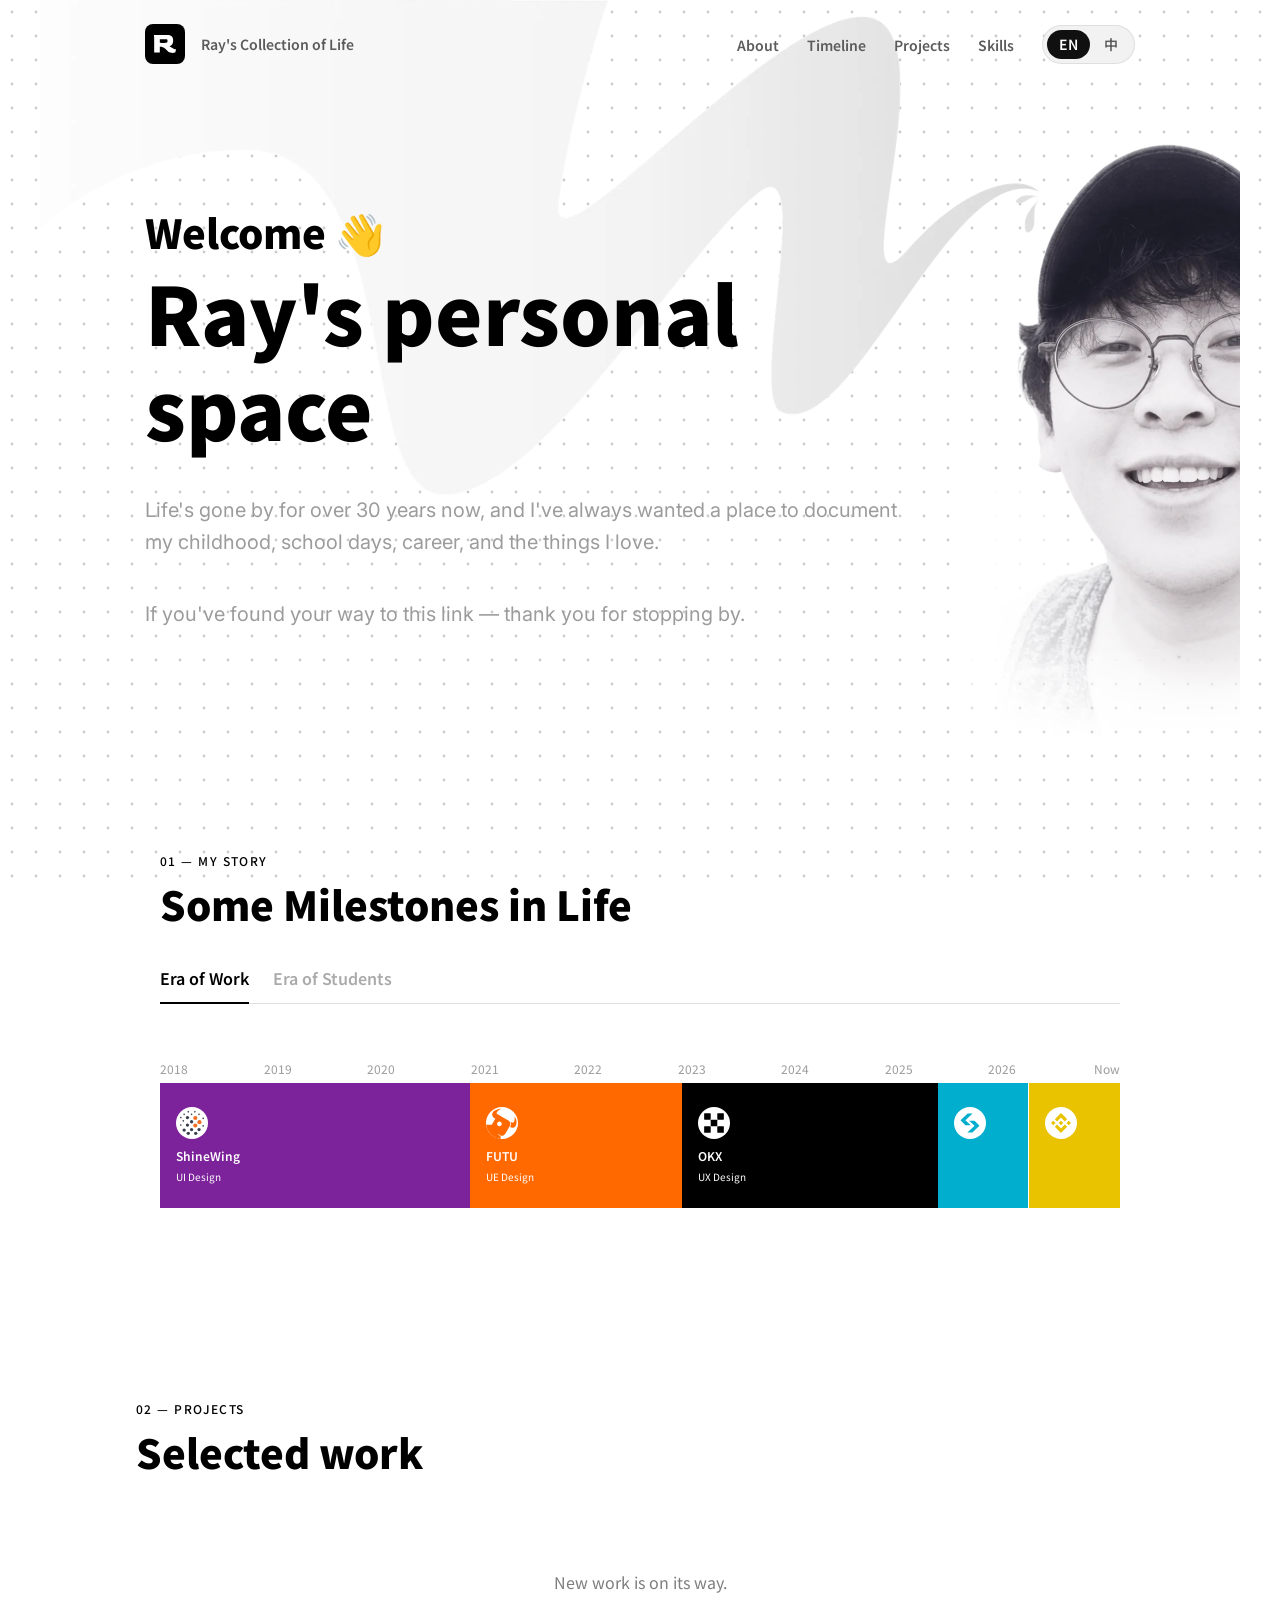
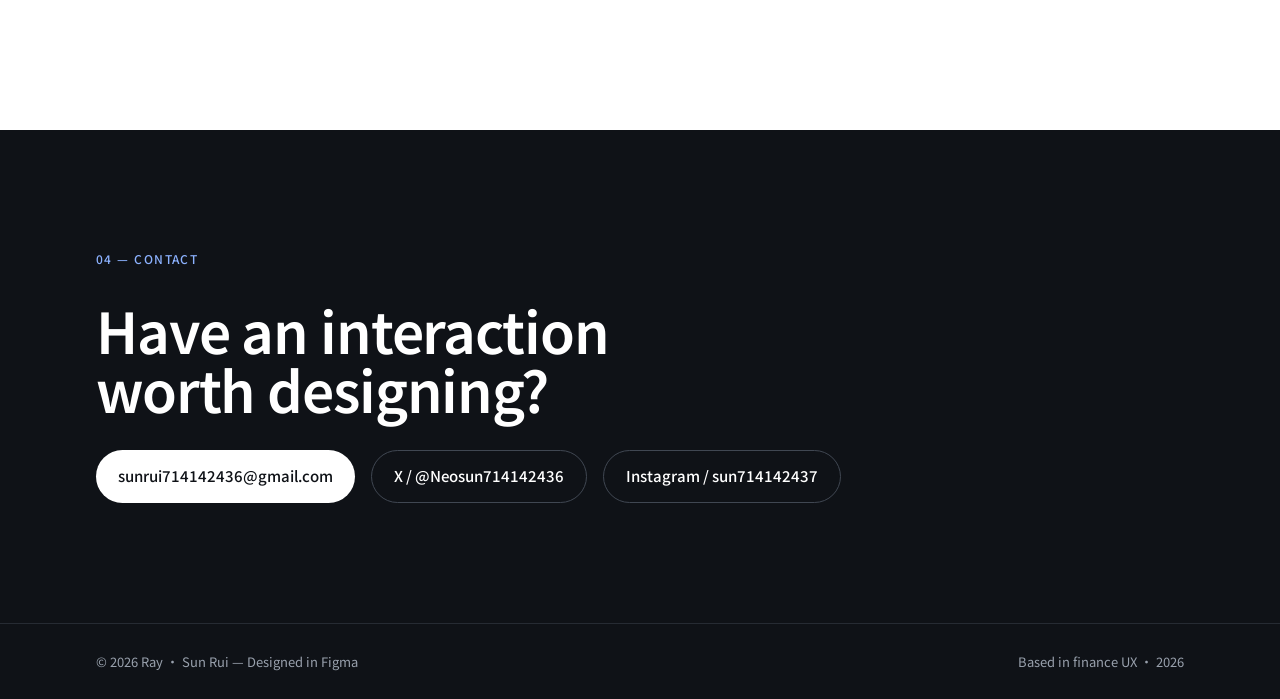
<file: index.html>
<!doctype html>
<html lang="en">
<head>
  <meta charset="utf-8" />
  <meta name="viewport" content="width=device-width,initial-scale=1,viewport-fit=cover" />
  <title>Ray's Collection of Life — Ray · 孙睿</title>
  <meta name="description" content="Ray (孙睿) — a personal space for stories, milestones, and work." />
  <meta property="og:title" content="Ray's Collection of Life" />
  <meta property="og:description" content="Ray's personal space." />
  <meta property="og:type" content="website" />
  <link rel="preconnect" href="https://fonts.googleapis.com">
  <link rel="preconnect" href="https://fonts.gstatic.com" crossorigin>
  <link href="https://fonts.googleapis.com/css2?family=Inter:wght@400;500;600;700&family=Noto+Sans+SC:wght@400;500;600&display=swap" rel="stylesheet">
  <link rel="stylesheet" href="styles.css" />
</head>
<body>
  <!-- NAV -->
  <header class="nav nav--top" aria-label="Primary">
    <a class="brand" href="#top" aria-label="Home">
      <img class="brand-logo" src="ray-logo.svg" alt="" />
      <span class="brand-name" data-i18n="nav.brand">Ray's Collection of Life</span>
    </a>
    <nav class="nav-right">
      <ul class="nav-links">
        <li><a href="#about" data-i18n="nav.about">About</a></li>
        <li><a href="#story" data-i18n="nav.timeline">Timeline</a></li>
        <li><a href="#projects" data-i18n="nav.projects">Projects</a></li>
        <li><a href="#skills" data-i18n="nav.skills">Skills</a></li>
      </ul>
      <div class="lang-toggle" role="group" aria-label="Language">
        <button type="button" class="seg active" data-lang="en" aria-pressed="true">EN</button>
        <button type="button" class="seg" data-lang="zh" aria-pressed="false">中</button>
      </div>
    </nav>
  </header>

  <main id="top">
    <!-- HERO -->
    <section class="hero" id="about" aria-labelledby="hero-title">
      <!-- Brush stroke + portrait are one picture per width range (exported from Figma, fades included) -->
      <picture class="hero-art">
        <source media="(min-width: 1440px)" srcset="hero-bg-1440.webp" />
        <source media="(min-width: 1024px)" srcset="hero-bg-1024.webp" />
        <source media="(min-width: 768px)" srcset="hero-bg-768.webp" />
        <img class="hero-bg" src="hero-bg-375.webp" alt="" aria-hidden="true" decoding="async" fetchpriority="high" />
      </picture>
      <div class="hero-head">
        <p class="hero-welcome"><span>Welcome</span> <span aria-hidden="true">👋</span></p>
        <h1 id="hero-title">Ray's personal space</h1>
      </div>
      <p class="sub" data-i18n="hero.p1">Life's gone by for over 30 years now, and I've always wanted a place to document my childhood, school days, career, and the things I love.</p>
      <p class="sub" data-i18n="hero.p2">If you've found your way to this link — thank you for stopping by.</p>
    </section>

    <!-- MY STORY -->
    <section class="section" id="story">
      <header class="section-head">
        <p class="kicker" data-i18n="story.kicker">01 — MY STORY</p>
        <h2 data-i18n="story.title">Some Milestones in Life</h2>
      </header>

      <!-- Underlined tabs -->
      <div class="story-tabs-line" role="tablist" aria-label="Life period">
        <button type="button" class="tabline active" role="tab" aria-selected="true" data-tab="work" data-i18n="story.tab.work">Era of Work</button>
        <button type="button" class="tabline" role="tab" aria-selected="false" data-tab="school" data-i18n="story.tab.school">Era of Students</button>
      </div>

      <!-- Timeline -->
      <div class="timeline">
        <!-- Year row: 10 fixed labels, positioned by layoutYears() in the script below so they
             slide together with the chip columns instead of being re-created. -->
        <div class="year-row" aria-hidden="true">
          <span class="year">2018</span>
          <span class="year">2019</span>
          <span class="year">2020</span>
          <span class="year">2021</span>
          <span class="year">2022</span>
          <span class="year">2023</span>
          <span class="year">2024</span>
          <span class="year">2025</span>
          <span class="year">2026</span>
          <span class="year" data-i18n="timeline.now">Now</span>
        </div>

        <!-- Chip row: company name on top, role underneath -->
        <div class="chip-row">
          <button type="button" class="chipbar chipbar--shinewing" data-job="shinewing">
            <img class="chipbar-icon" src="xy.svg" alt="" />
            <span class="chipbar-text">
              <span class="chipbar-title" data-i18n="chip.shinewing">ShineWing</span>
              <span class="chipbar-sub" data-i18n="role.ui">UI Design</span>
            </span>
          </button>
          <button type="button" class="chipbar" data-job="futu">
            <img class="chipbar-icon" src="futu-new.svg" alt="" />
            <span class="chipbar-text">
              <span class="chipbar-title" data-i18n="chip.futu">FUTU</span>
              <span class="chipbar-sub" data-i18n="role.ue">UE Design</span>
            </span>
          </button>
          <button type="button" class="chipbar" data-job="okx">
            <img class="chipbar-icon" src="okx-new.svg" alt="" />
            <span class="chipbar-text">
              <span class="chipbar-title" data-i18n="chip.okx">OKX</span>
              <span class="chipbar-sub" data-i18n="role.ux">UX Design</span>
            </span>
          </button>
          <button type="button" class="chipbar" data-job="bitget">
            <img class="chipbar-icon" src="bitget.svg" alt="" />
            <span class="chipbar-text">
              <span class="chipbar-title" data-i18n="chip.bitget">Bitget</span>
              <span class="chipbar-sub" data-i18n="role.ux">UX Design</span>
            </span>
          </button>
          <button type="button" class="chipbar" data-job="binance">
            <img class="chipbar-icon" src="binance-new.svg" alt="" />
            <span class="chipbar-text">
              <span class="chipbar-title" data-i18n="chip.binance">Binance</span>
              <span class="chipbar-sub" data-i18n="role.ux">UX Design</span>
            </span>
          </button>
        </div>
      </div>
    </section>

    <!-- PROJECTS -->
    <section class="section" id="projects">
      <header class="section-head">
        <p class="kicker" data-i18n="projects.kicker">02 — PROJECTS</p>
        <h2 data-i18n="projects.title">Selected work</h2>
      </header>
      <div class="proj-grid">
        <article class="card">
          <div class="media"></div>
          <div class="info">
            <p class="tag" data-i18n="projects.p1.tag">SAAS · 2025.6</p>
            <h3 data-i18n="projects.p1.title">Northwind Analytics</h3>
            <p class="desc" data-i18n="projects.p1.desc">Rebuilt the reporting surface into a fast, keyboard-first workspace used by 40k teams.</p>
            <a href="#" class="link" data-i18n="projects.link">View project</a>
          </div>
        </article>
        <article class="card">
          <div class="media"></div>
          <div class="info">
            <p class="tag" data-i18n="projects.p2.tag">SAAS · 2025.6</p>
            <h3 data-i18n="projects.p2.title">Northwind Analytics</h3>
            <p class="desc" data-i18n="projects.p2.desc">Rebuilt the reporting surface into a fast, keyboard-first workspace used by 40k teams.</p>
            <a href="#" class="link" data-i18n="projects.link">View project</a>
          </div>
        </article>
        <article class="card">
          <div class="media"></div>
          <div class="info">
            <p class="tag" data-i18n="projects.p3.tag">SAAS · 2025.6</p>
            <h3 data-i18n="projects.p3.title">Northwind Analytics</h3>
            <p class="desc" data-i18n="projects.p3.desc">Rebuilt the reporting surface into a fast, keyboard-first workspace used by 40k teams.</p>
            <a href="#" class="link" data-i18n="projects.link">View project</a>
          </div>
        </article>
      </div>
    </section>
  </main>

  <!-- CONTACT -->
  <section class="contact" id="contact">
    <p class="kicker kicker-dark" data-i18n="contact.kicker">04 — CONTACT</p>
    <h2>
      <span data-i18n="contact.title.l1">Have an interaction</span><br/>
      <span data-i18n="contact.title.l2">worth designing?</span>
    </h2>
    <div class="contact-row">
      <a class="btn btn-light" href="mailto:sunrui714142436@gmail.com">sunrui714142436@gmail.com</a>
      <a class="btn btn-ghost" href="https://x.com/Neosun714142436" target="_blank" rel="noopener">X / @Neosun714142436</a>
      <a class="btn btn-ghost" href="https://instagram.com/sun714142437" target="_blank" rel="noopener">Instagram / sun714142437</a>
    </div>
  </section>

  <footer class="footer">
    <p data-i18n="footer.left">© 2026 Ray · Sun Rui — Designed in Figma</p>
    <p data-i18n="footer.right">Based in finance UX · 2026</p>
  </footer>

  <script src="i18n.js"></script>
  <script src="supabase-config.js"></script>
  <script src="cards.js" defer></script>
  <script src="projects.js" defer></script>
  <script src="cursor.js" defer></script>
  <script>
    const timeline = document.querySelector('.timeline');
    const chipRow = timeline.querySelector('.chip-row');
    const yearRow = timeline.querySelector('.year-row');
    const yearEls = [...yearRow.querySelectorAll('.year')];
    const chips = [...chipRow.querySelectorAll('.chipbar')];
    const JOB_ORDER = chips.map(c => c.dataset.job);

    // Index (into the 10 year labels) of the first/last year of each job (per Figma)
    const JOB_YEARS = {
      shinewing: [0, 3],  // 2018 – 2021
      futu:      [3, 5],  // 2021 – 2023
      okx:       [5, 7],  // 2023 – 2025
      bitget:    [8, 8],  // 2026   (no Figma state yet, extrapolated)
      binance:   [7, 9]   // 2025 – Now
    };

    // Column edges (0..1) for the target state, mirroring the fr lists in the CSS
    function columnEdges(job) {
      const cs = getComputedStyle(timeline);
      const frOn = parseFloat(cs.getPropertyValue('--fr-on')) || 7.3;
      const frs = job
        ? JOB_ORDER.map(j => j === job ? frOn : 1)
        : cs.getPropertyValue('--cols-default').trim().split(/\s+/).map(parseFloat);
      const total = frs.reduce((a, b) => a + b, 0);
      let acc = 0;
      return [0, ...frs.map(f => (acc += f) / total)];
    }

    // The 10 labels are fixed elements; only left/transform/colour change, and those
    // transition with the same duration + easing as the chip columns, so they slide along.
    //   active job -> its own years in black, spread over its column
    //   the rest   -> light grey, packed over the collapsed chips on either side
    //   no job     -> all years over the full width
    function layoutYears(job) {
      const edges = columnEdges(job);
      const place = (from, to, colFrom, colTo, state, pad) => {
        const n = to - from + 1;
        for (let i = 0; i < n; i++) {
          const t = n > 1 ? i / (n - 1) : 0;
          const x = (edges[colFrom] + t * (edges[colTo] - edges[colFrom])) * 100;
          const el = yearEls[from + i];
          el.style.left = `calc(${x}% + ${pad * (1 - 2 * t)}px)`;
          el.style.transform = `translateX(${-t * 100}%)`;
          el.dataset.state = state;
        }
      };
      if (!job) return place(0, yearEls.length - 1, 0, JOB_ORDER.length, 'all', 0);
      const col = JOB_ORDER.indexOf(job);
      const [first, last] = JOB_YEARS[job];
      if (first > 0) place(0, first - 1, 0, col, 'side', 12);
      place(first, last, col, col + 1, 'on', 0);
      if (last < yearEls.length - 1) place(last + 1, yearEls.length - 1, col + 1, JOB_ORDER.length, 'side', 12);
    }

    let shown = null;   // job currently expanded (hover / focus / tap), null = default
    let pinned = null;  // job selected by tap on touch devices
    function show(job) {
      shown = job;
      if (job) timeline.dataset.active = job; else delete timeline.dataset.active;
      chips.forEach(c => c.classList.toggle('is-active', c.dataset.job === job));
      layoutYears(job);
      const edges = columnEdges(job);
      chipRow.style.gridTemplateColumns = edges.slice(1).map((e, i) => ((e - edges[i]) * 100).toFixed(4) + '%').join(' ');
    }

    // exposed for i18n.applyLang to re-render after a language change
    window.refreshDetail = function() { show(shown); };
    window.addEventListener('resize', () => layoutYears(shown));

    chips.forEach(chip => {
      const job = chip.dataset.job;
      chip.addEventListener('mouseenter', () => show(job));
      chip.addEventListener('focus', () => show(job));
      chip.addEventListener('blur', () => show(pinned));
      // Touch: tap toggles selection (hover devices expand on mouseenter instead)
      chip.addEventListener('click', () => {
        if (window.matchMedia('(hover: hover)').matches) return;
        pinned = pinned === job ? null : job;
        show(pinned);
      });
    });
    chipRow.addEventListener('mouseleave', () => show(pinned));

    // Underlined tab visual only (no content swap yet)
    document.querySelectorAll('.story-tabs-line .tabline').forEach(tab => {
      tab.addEventListener('click', () => {
        document.querySelectorAll('.story-tabs-line .tabline').forEach(t => {
          t.classList.remove('active');
          t.setAttribute('aria-selected', 'false');
        });
        tab.classList.add('active');
        tab.setAttribute('aria-selected', 'true');
      });
    });

    // Nav: transparent at the very top (as in Figma), frosted glass once the page has scrolled
    (function () {
      const nav = document.querySelector('.nav--top');
      if (!nav) return;
      let ticking = false;
      const update = () => { ticking = false; nav.classList.toggle('is-scrolled', window.scrollY > 8); };
      window.addEventListener('scroll', () => { if (!ticking) { ticking = true; requestAnimationFrame(update); } }, { passive: true });
      update();
    })();

    // Language toggle handlers
    document.querySelectorAll('.lang-toggle .seg').forEach(btn => {
      btn.addEventListener('click', () => {
        window.__i18n.applyLang(btn.dataset.lang);
      });
    });

    // Apply initial language (saved or browser default)
    window.__i18n.applyLang(window.__i18n.currentLang());
  </script>
</body>
</html>
</file>
<file: styles.css>
/* -------- Fonts: SF Pro for Latin, Noto Sans SC for CJK -------- */
/* Latin: use system SF Pro (installed on Mac/iOS); fall back to modern sans elsewhere. */
@font-face {
  font-family: 'RaySans';
  src: local('SF Pro Text'), local('SFProText-Regular'), local('.SFNSText'),
       local('-apple-system'), local('BlinkMacSystemFont'),
       local('Segoe UI'), local('Roboto'), local('Helvetica Neue'), local('Arial');
  font-weight: 400;
  font-style: normal;
  font-display: swap;
  /* Basic Latin + Latin-1 + General Punctuation + Currency + Number Forms */
  unicode-range: U+0000-007F, U+0080-00FF, U+2000-206F, U+20A0-20CF, U+2100-214F, U+2190-21FF;
}
@font-face {
  font-family: 'RaySans';
  src: local('SF Pro Text Medium'), local('SFProText-Medium'), local('.SFNSText-Medium'),
       local('Segoe UI Semibold'), local('Roboto Medium');
  font-weight: 500;
  font-style: normal;
  font-display: swap;
  unicode-range: U+0000-007F, U+0080-00FF, U+2000-206F, U+20A0-20CF, U+2100-214F, U+2190-21FF;
}
@font-face {
  font-family: 'RaySans';
  src: local('SF Pro Display Semibold'), local('SFProDisplay-Semibold'), local('SF Pro Text Semibold'), local('SFProText-Semibold'),
       local('Segoe UI Semibold'), local('Roboto Medium');
  font-weight: 590;
  font-style: normal;
  font-display: swap;
  unicode-range: U+0000-007F, U+0080-00FF, U+2000-206F, U+20A0-20CF, U+2100-214F, U+2190-21FF;
}
@font-face {
  font-family: 'RaySans';
  src: local('SF Pro Display Bold'), local('SFProDisplay-Bold'), local('SF Pro Text Bold'), local('SFProText-Bold'),
       local('Segoe UI Bold'), local('Roboto Bold');
  font-weight: 700;
  font-style: normal;
  font-display: swap;
  unicode-range: U+0000-007F, U+0080-00FF, U+2000-206F, U+20A0-20CF, U+2100-214F, U+2190-21FF;
}
@font-face {
  font-family: 'RaySans';
  src: local('SF Pro Display Black'), local('SFProDisplay-Black'), local('SF Pro Display Heavy'), local('SFProDisplay-Heavy');
  font-weight: 900;
  font-style: normal;
  font-display: swap;
  unicode-range: U+0000-007F, U+0080-00FF, U+2000-206F, U+20A0-20CF, U+2100-214F, U+2190-21FF;
}
/* CJK: Noto Sans SC, loaded from Google Fonts (already <link>ed in index.html) */
@font-face {
  font-family: 'RaySans';
  src: local('Noto Sans SC Regular'), local('NotoSansSC-Regular'),
       local('PingFang SC Regular'), local('.PingFangSC-Regular'),
       local('Microsoft YaHei'), local('Source Han Sans SC');
  font-weight: 400;
  font-style: normal;
  font-display: swap;
  unicode-range: U+3000-9FFF, U+FF00-FFEF;
}
@font-face {
  font-family: 'RaySans';
  src: local('Noto Sans SC Medium'), local('NotoSansSC-Medium'),
       local('PingFang SC Medium'), local('Microsoft YaHei');
  font-weight: 500;
  font-style: normal;
  font-display: swap;
  unicode-range: U+3000-9FFF, U+FF00-FFEF;
}
@font-face {
  font-family: 'RaySans';
  src: local('Noto Sans SC SemiBold'), local('NotoSansSC-SemiBold'),
       local('PingFang SC Semibold'), local('Microsoft YaHei Bold');
  font-weight: 590;
  font-style: normal;
  font-display: swap;
  unicode-range: U+3000-9FFF, U+FF00-FFEF;
}
@font-face {
  font-family: 'RaySans';
  src: local('Noto Sans SC Bold'), local('NotoSansSC-Bold'),
       local('PingFang SC Semibold'), local('Microsoft YaHei Bold');
  font-weight: 700;
  font-style: normal;
  font-display: swap;
  unicode-range: U+3000-9FFF, U+FF00-FFEF;
}
@font-face {
  font-family: 'RaySans';
  src: local('Noto Sans SC Black'), local('NotoSansSC-Black'),
       local('PingFang SC Heavy'), local('Microsoft YaHei Bold');
  font-weight: 900;
  font-style: normal;
  font-display: swap;
  unicode-range: U+3000-9FFF, U+FF00-FFEF;
}

/* -------- Tokens (updated to match new Figma) -------- */
:root {
  /* Hero + nav follow four Figma frames (375 / 768 / 1024 / 1440) and scale smoothly between them.
     --s1..--s3 are how far the viewport has travelled along each leg (0 .. leg length). */
  --s1: clamp(0px, calc(100vw - 375px), 393px);
  --s2: clamp(0px, calc(100vw - 768px), 256px);
  --s3: clamp(0px, calc(100vw - 1024px), 416px);
  --head-inset: calc(16px + var(--s2) * 0.25000 + var(--s3) * 0.09615);      /* nav + hero side padding: 16 / 16 / 80 / 120 */
  --inset: 120px;        /* nav, hero and "My Story" start here in Figma; projects, contact and footer stay on --gutter (96px) */
  --ink: #000000;
  --ink-2: #5b5b5b;      /* secondary text */
  --ink-3: #7d7d7d;      /* tertiary text */
  --ink-4: #aaaaaa;      /* inactive tab */
  --ink-mute: #bdbdbd;   /* year pill outline */
  --border: #e0e0e0;
  --border-soft: rgba(0,0,0,0.08);
  --bg: #ffffff;
  --bg-soft: #f2f2f2;
  --accent: #bffc01;     /* new signature green */
  --link: #3342e5;       /* project link blue */
  --ink-dark-bg: #0f1217;
  --gutter: 96px;
  --safe-l: env(safe-area-inset-left, 0px);   /* notch / rounded corners in landscape */
  --safe-r: env(safe-area-inset-right, 0px);
  --safe-b: env(safe-area-inset-bottom, 0px);
  --max: 1200px;
}

* { box-sizing: border-box; }
html { scroll-behavior: smooth; -webkit-text-size-adjust: 100%; text-size-adjust: 100%; }
body {
  margin: 0;
  font-family: 'RaySans', -apple-system, BlinkMacSystemFont, 'Segoe UI', Roboto, 'Noto Sans SC', sans-serif;
  color: var(--ink);
  background: var(--bg);
  -webkit-font-smoothing: antialiased;
  line-height: 1.5;
}
a { color: inherit; text-decoration: none; }
h1, h2, h3, h4, p { margin: 0; }
ol, ul { margin: 0; padding: 0; list-style: none; }
button { font: inherit; }

/* -------- Nav -------- */
.nav {
  display: flex;
  align-items: center;
  justify-content: space-between;
  gap: 32px;
  padding: 24px max(var(--head-inset), var(--safe-r)) 24px max(var(--head-inset), var(--safe-l));   /* Figma: 120 / 80 / 16 / 16 */
  max-width: var(--max);
  margin: 0 auto;
  position: sticky; top: 0;
  background: rgba(255,255,255,.85);
  backdrop-filter: saturate(180%) blur(12px);
  -webkit-backdrop-filter: saturate(180%) blur(12px);
  z-index: 10;
  box-sizing: border-box; min-height: 88px;
}
/* Public page: the nav is see-through over the brush stroke at the top, and turns frosted once you scroll */
.nav--top {
  background: transparent;
  backdrop-filter: none;
  -webkit-backdrop-filter: none;
  transition: background-color .2s cubic-bezier(0, 0, .58, 1), backdrop-filter .2s cubic-bezier(0, 0, .58, 1), -webkit-backdrop-filter .2s cubic-bezier(0, 0, .58, 1);
}
.nav--top.is-scrolled {
  background: rgba(255,255,255,.85);
  backdrop-filter: saturate(180%) blur(12px);
  -webkit-backdrop-filter: saturate(180%) blur(12px);
}
.brand { display: inline-flex; align-items: center; gap: 16px; }
.brand-logo { width: 40px; height: 40px; }
.brand-name {
  font-size: 14px; font-weight: 590; letter-spacing: 0;
  color: var(--ink-2);
}
/* Figma sets the nav text with line-height: normal (17px for 14px type); the page default is 1.5.
   That makes the bar 88px tall and the toggle / Contact pills 39px / 37px, as designed. */
.nav, .nav * { line-height: normal; }
.nav button { line-height: 17px; }          /* 14px type in Figma = 17px line: segment 29px, toggle 39px */
.nav .cta { line-height: 17px; }               /* Contact pill = 17 + 2*10 = 37px */
.nav-right { display: flex; align-items: center; gap: 28px; }
.nav-links { display: flex; gap: 28px; }
.nav-links a {
  font-size: 14px; font-weight: 590;
  color: var(--ink-2);
}
.nav-links a:hover { color: var(--ink); }

.lang-toggle {
  display: inline-flex;
  padding: 4px;
  background: var(--bg-soft);
  border: 1px solid var(--border-soft);
  border-radius: 999px;
  gap: 2px;
}
.lang-toggle .seg {
  border: 0;
  background: transparent;
  padding: 6px 12px;
  border-radius: 999px;
  font-size: 14px; font-weight: 590;
  color: var(--ink-2);
  cursor: pointer;
  transition: background .15s, color .15s;
}
.lang-toggle .seg.active {
  background: #101010;
  color: #fff;
}

.cta {
  padding: 10px 16px;
  background: #101010;
  color: #fff !important;
  border-radius: 999px;
  font-size: 14px; font-weight: 590;
  transition: transform .15s;
}
.cta:hover { transform: translateY(-1px); }

/* -------- Hero --------
   Four Figma frames (375 / 768 / 1024 / 1440); every number below is interpolated between them with --s1..--s3.
   The portrait is the same picture at every size (it already carries its own fades); the brush stroke has
   its own artwork for the phone and tablet frames. */
.hero {
  position: relative;
  z-index: 0;
  max-width: var(--max);
  margin: 0 auto;
  padding: calc(48px + var(--s2) * 0.28125) max(var(--head-inset), var(--safe-r)) calc(48px + var(--s2) * 0.28125 + var(--s3) * 0.02404) max(var(--head-inset), var(--safe-l));
  display: flex;
  flex-direction: column;
  gap: calc(32px + var(--s2) * 0.03125);
  isolation: isolate;          /* keeps the artwork behind the text without touching other sections */
}
.hero > * { position: relative; z-index: 1; }
.hero-head, .hero .sub { width: calc(239px + var(--s1) * 0.52672 + var(--s2) * 0.87891 + var(--s3) * 0.43269); max-width: 100%; }

/* Artwork: ONE picture per width range, exported from Figma (brush stroke + portrait + its fades, transparent).
   >=1440 / 1024-1439 / 768-1023 / <768 use the 1440 / 1024 / 768 / 375 frame. Each image sits where it sits in
   its frame, and slides right as the window grows inside its range so the portrait never runs under the text
   (--s1..--s3 are the same ramps the text uses).
   The layer starts at the very top of the page (behind the transparent nav) and clips itself. */
.hero > .hero-art {
  display: block;
  position: absolute; z-index: 0; pointer-events: none; user-select: none;
  left: 0; right: 0; bottom: 0; top: -88px;
  overflow: hidden;
  /* whenever the hero is shorter than the picture, the portrait still melts into the page instead of a hard cut */
  -webkit-mask-image: linear-gradient(to bottom, #000 calc(100% - 110px), transparent 100%);
          mask-image: linear-gradient(to bottom, #000 calc(100% - 110px), transparent 100%);
}
.hero-art .hero-bg { position: absolute; max-width: none; height: auto; display: block; }
/* 375 frame (default, <768):   x -57, y -6,    1082/2 = 541 wide   */
.hero-art .hero-bg { width: 541px; left: calc(-57px + var(--s1) * 0.694); top: -6px; }
/* 768 frame:                   x -107, y 0,    861 wide            */
@media (min-width: 768px)  { .hero-art .hero-bg { width: 861px;  left: calc(-107px + var(--s2) * 0.961); top: 0; } }
/* 1024 frame:                  x -314, y -2.8, 1533 wide           */
@media (min-width: 1024px) { .hero-art .hero-bg { width: 1533px; left: calc(-314px + var(--s3) * 0.5305); top: -2.8px; } }
/* 1440 frame:                  x -118, y -2.8, 1496.5 wide         */
@media (min-width: 1440px) { .hero-art .hero-bg { width: 1496.5px; left: -118px; top: -2.8px; } }

.hero-head { display: flex; flex-direction: column; gap: 8px; }
.hero-welcome {
  font-size: calc(24px + var(--s2) * 0.06250); font-weight: 900;
  line-height: 1.2;            /* Figma: auto */
  color: var(--ink);
}
.hero h1 {
  font-size: calc(32px + var(--s1) * 0.02036 + var(--s2) * 0.15625); font-weight: 900;
  color: var(--ink);
  line-height: 1.1875;         /* Figma: auto (95px at 80px) */
  letter-spacing: 0;
}
.sub {
  font-family: 'Inter', 'RaySans', -apple-system, 'Noto Sans SC', sans-serif;   /* Figma: Inter Regular */
  font-size: calc(12px + var(--s2) * 0.03125);
  line-height: calc(20px + var(--s2) * 0.04688);
  font-weight: 400;
  color: #9c9c9c;              /* Figma: text/6 */
}

/* -------- Section shell -------- */
.section {
  position: relative;
  z-index: 0;
  max-width: var(--max);
  margin: 0 auto;
  padding: 96px var(--gutter);
  display: flex;
  flex-direction: column;
  gap: 56px;
}
#story { padding-left: var(--inset); padding-right: var(--inset); }
.section-head { display: flex; flex-direction: column; gap: 12px; }
.kicker {
  font-size: 12px; font-weight: 500;
  letter-spacing: 0.12em;
  color: var(--ink);
  text-transform: uppercase;
}
.section-head h2 {
  font-size: 40px; font-weight: 900;
  line-height: 1.1;
}
.head-row {
  display: flex; align-items: center; justify-content: space-between;
  gap: 16px; flex-wrap: wrap;
}
.section-lead {
  font-size: 20px; color: var(--ink-3);
  line-height: 1.55;
  max-width: 100%;
}

/* -------- Underlined tabs -------- */
.story-tabs-line {
  display: flex;
  gap: 24px;
  align-items: flex-start;
  border-bottom: 1px solid var(--border);
  padding-bottom: 12px;
  position: relative;
  margin-top: -16px; /* pull closer to title above */
}
.story-tabs-line .tabline {
  border: 0;
  background: transparent;
  padding: 0 0 12px 0;
  margin-bottom: -13px; /* overlap the border-bottom by 1px */
  font-size: 16px; font-weight: 590;
  color: var(--ink-4);
  cursor: pointer;
  border-bottom: 2px solid transparent;
  transition: color .15s, border-color .15s;
}
.story-tabs-line .tabline.active {
  color: var(--ink);
  border-bottom-color: var(--ink);
}

/* -------- Timeline -------- */
.timeline {
  display: flex; flex-direction: column; gap: 8px;
  width: 100%;
}

/* Default: every job is a colored block, widths proportional to time span.
   Active (hover / focus / tap): that job takes the free space, the others collapse to grey.
   The tracks are written by JS as percentages that always add up to 100%: interpolating
   percentages moves the chip edges at constant speed (fr values do not), so the chips and
   the year labels stay in sync. --cols-default / --fr-on are the inputs, tuned per breakpoint
   so a collapsed chip always fits its 32px logo. */
.timeline {
  --dur: .18s;                           /* hover animation length (Figma prototype: .3s) */
  --ease: cubic-bezier(0, 0, .58, 1);    /* Figma 'Ease out' */
  --cols-default: 319fr 218fr 264fr 93fr 94fr;
  --fr-on: 7.3fr;
}
.chip-row {
  display: grid;
  grid-template-columns: var(--cols-default);
  width: 100%;
  transition: grid-template-columns var(--dur) var(--ease);
}

/* Year axis: 10 fixed labels, positioned from JS (layoutYears) and animated with the chips */
.year-row { position: relative; height: 15px; font-size: 12px; line-height: normal; color: #9c9c9c; }
.year {
  position: absolute; top: 0; left: 0;
  white-space: nowrap;
  /* position/transform follow the chip columns; colour & weight switch at the same pace */
  transition: left var(--dur) var(--ease), transform var(--dur) var(--ease), color var(--dur) var(--ease), opacity var(--dur) var(--ease);
}
.year[data-state="side"] { color: #dbdbdb; }
.year[data-state="on"]   { color: var(--ink); font-weight: 590; }

.chipbar {
  --chip-bg: var(--bg-soft);
  --chip-fg: #000;
  position: relative;
  border: 0;
  padding: 24px 16px;
  cursor: pointer;
  font: inherit;
  background: var(--chip-bg);
  color: var(--chip-fg);
  display: flex; flex-direction: column; align-items: flex-start; justify-content: center; gap: 8px;
  transition: background var(--dur) var(--ease), color var(--dur) var(--ease);
  min-width: 0;
  text-align: left;
  overflow: hidden;
  container-type: inline-size;
  container-name: chipbar;
}
/* Per-brand colors (match Figma) */
.chipbar[data-job="shinewing"] { --chip-bg: #7c229b; --chip-fg: #fff; }
.chipbar[data-job="futu"]      { --chip-bg: #ff6900; --chip-fg: #fff; }
.chipbar[data-job="okx"]       { --chip-bg: #000000; --chip-fg: #fff; }
.chipbar[data-job="bitget"]    { --chip-bg: #01aece; --chip-fg: #fff; }
.chipbar[data-job="binance"]   { --chip-bg: #e9c200; --chip-fg: #fff; }

/* While a job is active, every other chip turns into a neutral grey block */
.timeline[data-active] .chipbar:not(.is-active) {
  --chip-bg: var(--bg-soft);
  --chip-fg: #000;
}
/* Hairline between two neighbouring collapsed chips (not next to the active one) */
.timeline[data-active] .chipbar:not(.is-active) + .chipbar:not(.is-active)::before {
  content: '';
  position: absolute; left: 0; top: 24px; bottom: 24px;
  width: 1px; background: var(--border);
}

/* Chip too narrow for its label: fade the text out instead of letting it truncate or
   re-align. The icon and the text keep their position, so nothing shifts while the chip resizes. */
.chipbar-text { transition: opacity var(--dur) var(--ease); }
@container chipbar (max-width: 63px) {
  .chipbar-text { opacity: 0; }
}

.chipbar-icon {
  width: 32px; height: 32px;
  flex-shrink: 0;
  object-fit: contain;
  /* icons already have their own colored background */
}
.chipbar-text {
  display: flex; flex-direction: column; gap: 4px;
  min-width: 0; width: 100%;
  overflow: hidden;
}
.chipbar-title {
  font-size: 12px; font-weight: 590;
  color: var(--chip-fg);
  white-space: nowrap; overflow: hidden; text-overflow: clip;
}
.chipbar-sub {
  font-size: 10px; font-weight: 400;
  color: var(--chip-fg);
  white-space: nowrap; overflow: hidden; text-overflow: clip;
}

/* -------- Projects -------- */
.proj-grid { display: grid; grid-template-columns: repeat(3, 1fr); gap: 16px; }
.card {
  border-radius: 20px; overflow: hidden;
  background: #fff; border: 1px solid var(--border);
  display: flex; flex-direction: column;
  transition: transform .2s, box-shadow .2s;
}
.card:hover { transform: translateY(-2px); box-shadow: 0 12px 28px rgba(15,18,22,.06); }
.media {
  position: relative;
  height: 220px;
  background: var(--border-soft);
  overflow: hidden;
}
.media > img, .media > video, .media > iframe {
  position: absolute; inset: 0; width: 100%; height: 100%; border: 0; object-fit: cover;
}
.media > video, .media > iframe { background: #000; object-fit: contain; }
.media .play {
  position: absolute; inset: 0; width: 100%; height: 100%; border: 0; padding: 0; cursor: pointer;
  background: linear-gradient(rgba(0,0,0,0), rgba(0,0,0,.18));
}
.media .play::before {
  content: ''; position: absolute; left: 50%; top: 50%; width: 56px; height: 56px; margin: -28px 0 0 -28px;
  border-radius: 50%; background: rgba(255,255,255,.92); box-shadow: 0 4px 16px rgba(0,0,0,.18);
  transition: transform .18s cubic-bezier(0, 0, .58, 1);
}
.media .play::after {
  content: ''; position: absolute; left: 50%; top: 50%; margin: -9px 0 0 -6px;
  border-style: solid; border-width: 9px 0 9px 15px; border-color: transparent transparent transparent #111;
}
.media .play:hover::before { transform: scale(1.08); }
.media .play:focus-visible { outline: 2px solid var(--link); outline-offset: -4px; }
.media .carousel { position: absolute; inset: 0; }
.media .slides {
  display: flex; height: 100%; overflow-x: auto; overflow-y: hidden;
  scroll-snap-type: x mandatory; overscroll-behavior-x: contain; scrollbar-width: none; -webkit-overflow-scrolling: touch;
}
.media .slides::-webkit-scrollbar { display: none; }
.media .slides:focus-visible { outline: 2px solid var(--link); outline-offset: -4px; }
.media .slide { flex: 0 0 100%; height: 100%; scroll-snap-align: center; scroll-snap-stop: always; }
.media .slide img { position: static; width: 100%; height: 100%; object-fit: cover; display: block; }
.media .car-btn {
  position: absolute; top: 50%; z-index: 2; width: 36px; height: 36px; margin-top: -18px; padding: 0 0 3px;
  border: 0; border-radius: 50%; background: rgba(255,255,255,.92); color: #111; font: 22px/1 inherit; cursor: pointer;
  box-shadow: 0 2px 10px rgba(0,0,0,.18); opacity: 0; transition: opacity .18s cubic-bezier(0,0,.58,1), transform .18s cubic-bezier(0,0,.58,1);
}
.media .car-prev { left: 10px; }
.media .car-next { right: 10px; }
.card:hover .car-btn:not(:disabled), .media:focus-within .car-btn:not(:disabled) { opacity: 1; }
.media .car-btn:hover { transform: scale(1.08); }
.media .car-btn:disabled { opacity: 0; pointer-events: none; }
.media .dots { position: absolute; left: 0; right: 0; bottom: 10px; z-index: 2; display: flex; justify-content: center; gap: 6px; pointer-events: none; }
.media .dot { width: 6px; height: 6px; padding: 0; border: 0; border-radius: 50%; background: rgba(255,255,255,.55); pointer-events: auto; cursor: pointer; box-shadow: 0 0 0 1px rgba(0,0,0,.12); transition: background .18s, transform .18s; }
.media .dot[aria-current="true"] { background: #fff; transform: scale(1.35); }
.media .car-count {
  position: absolute; right: 10px; bottom: 8px; z-index: 2; padding: 2px 8px; border-radius: 999px;
  background: rgba(15,18,23,.62); color: #fff; font-size: 11px; font-weight: 590; line-height: 1.5; pointer-events: none;
}
.media .play-pill {
  position: absolute; left: 10px; bottom: 8px; z-index: 2; padding: 4px 12px 4px 26px; border: 0; border-radius: 999px;
  background: rgba(255,255,255,.94); color: #111; font: 590 12px/1.5 inherit; cursor: pointer; box-shadow: 0 2px 10px rgba(0,0,0,.18);
}
.media .play-pill::before { content: ''; position: absolute; left: 11px; top: 50%; margin-top: -5px; border-style: solid; border-width: 5px 0 5px 8px; border-color: transparent transparent transparent #111; }
.media .play-pill:focus-visible { outline: 2px solid var(--link); outline-offset: 2px; }
.media .media-close {
  position: absolute; top: 10px; right: 10px; z-index: 3; width: 32px; height: 32px; padding: 0 0 2px; border: 0; border-radius: 50%;
  background: rgba(15,18,23,.72); color: #fff; font: 20px/1 inherit; cursor: pointer;
}
.proj-empty { grid-column: 1 / -1; color: var(--ink-3); padding: 40px 0; text-align: center; }
.info { padding: 0 24px 32px; display: flex; flex-direction: column; gap: 24px; }
.info > * + * { margin: 0; }
.info, .info > * { min-width: 0; overflow-wrap: anywhere; }   /* long words / URLs wrap instead of being clipped */
.tag {
  font-size: 14px; color: var(--ink-3);
}
.info > h3:first-child { margin-top: 16px; }   /* card without a tag: keep air under the image */
.info h3 {
  font-size: 24px; font-weight: 590;
  color: var(--ink);
  margin-bottom: 8px;
}
.desc {
  font-size: 14px; color: var(--ink-3);
  line-height: 1.4;
  min-height: 56px;
}
.link {
  font-size: 14px;
  color: var(--link);
}
.link:hover { text-decoration: underline; }

/* -------- Contact -------- */
.contact {
  background: var(--ink-dark-bg);
  color: #fff;
  padding: 120px var(--gutter);
  display: flex; flex-direction: column; gap: 32px;
  align-items: flex-start;
}
.kicker-dark { color: #8cb2ff; }
.contact h2 {
  font-size: clamp(40px, 4.4vw, 64px);
  font-weight: 600;
  line-height: 1.05;
  letter-spacing: -.02em;
}
.contact-row { display: flex; gap: 16px; flex-wrap: wrap; }
.btn {
  display: inline-flex; align-items: center;
  padding: 14px 22px;
  border-radius: 999px;
  font-size: 15px; font-weight: 500;
  transition: transform .15s;
}
.btn:hover { transform: translateY(-1px); }
.btn { max-width: 100%; overflow-wrap: anywhere; }
.btn-light { background: #fff; color: var(--ink-dark-bg) !important; }
.btn-ghost { border: 1px solid #404752; color: #fff !important; }

/* -------- Footer -------- */
.footer {
  background: var(--ink-dark-bg);
  color: #99a1ad;
  padding: 28px max(var(--gutter), var(--safe-r)) 28px max(var(--gutter), var(--safe-l));
  display: flex; justify-content: space-between; align-items: center;
  padding-bottom: calc(28px + var(--safe-b));
  border-top: 1px solid #262b33;
  font-size: 13px;
}

/* -------- Responsive --------
   Fluid layout, three steps (no device-specific widths):
   <=1024  tablet / foldable unfolded (inner screen is close to square, ~700-900 CSS px)
   <=720   large phone & foldable cover screen in landscape
   <=480   phone portrait; <=360 very narrow (foldable cover screen ~ 320-360 px) */
@media (max-width: 1024px) {
  :root { --gutter: 48px; --inset: 48px; }
  .section { padding: 72px max(var(--gutter), var(--safe-l)) 72px max(var(--gutter), var(--safe-r)); gap: 44px; }
  #story { padding-left: max(var(--inset), var(--safe-l)); padding-right: max(var(--inset), var(--safe-r)); }
  .proj-grid { grid-template-columns: repeat(2, 1fr); }
  .timeline { --fr-on: 5fr; }
  .contact { padding: 88px max(var(--gutter), var(--safe-l)) 88px max(var(--gutter), var(--safe-r)); }
}

@media (max-width: 720px) {
  :root { --gutter: 24px; --inset: 24px; }
  .nav { gap: 12px; }   /* Figma 375: 88px bar, 24px top/bottom, 16px sides */
  .nav-right { gap: 12px; }
  .nav-links { display: none; }
  .section { padding: 56px max(var(--gutter), var(--safe-l)) 56px max(var(--gutter), var(--safe-r)); gap: 32px; }
  #story { padding-left: max(var(--inset), var(--safe-l)); padding-right: max(var(--inset), var(--safe-r)); }
  .section-head h2 { font-size: 32px; }
  .head-row { flex-direction: column; align-items: flex-start; }
  .proj-grid { grid-template-columns: 1fr; }
  .media { height: 180px; }
  .story-tabs-line { margin-top: -8px; }

  /* Timeline: chips become logo-only, year axis labels only the active job */
  .timeline { --cols-default: 86fr 58fr 70fr 48fr 48fr; --fr-on: 3.5fr; }
  .year-row { font-size: 11px; }
  .timeline[data-active] .year[data-state="side"] { opacity: 0; }
  .year-row { height: 14px; }
  .chipbar { padding: 16px 5px; }   /* logo stays anchored left; 5px keeps it centred in the narrowest chip */
  .chipbar-text { display: none; }

  .contact { padding: 64px max(var(--gutter), var(--safe-l)) 64px max(var(--gutter), var(--safe-r)); }
  .contact h2 { font-size: clamp(32px, 9vw, 40px); }
  .footer { flex-direction: column; gap: 8px; align-items: flex-start; }
}

@media (max-width: 480px) {
  .contact-row { flex-direction: column; align-items: stretch; width: 100%; }
  .btn { justify-content: center; text-align: center; }
}

@media (max-width: 360px) {
  :root { --gutter: 16px; --inset: 16px; }
  .brand-logo { width: 32px; height: 32px; }
  .lang-toggle .seg { padding: 6px 10px; }
  .cta { padding: 8px 12px; }
  .section-head h2 { font-size: 28px; }
  .timeline { --fr-on: 2.5fr; }
  .year-row { font-size: 10px; }
}


/* Touch screens: comfortable tap targets, no sticky hover lift */
@media (hover: none) {
  /* Visual size stays as designed; an invisible ::after enlarges the touchable area to >= 44px */
  .lang-toggle .seg { position: relative; }
  .lang-toggle .seg::after { content: ''; position: absolute; inset: -8px -2px; }
  .story-tabs-line .tabline { min-height: 32px; position: relative; }
  .story-tabs-line .tabline::after { content: ''; position: absolute; inset: -8px -6px; }
  .media .dot { position: relative; }
  .media .dot::after { content: ''; position: absolute; inset: -12px -8px; }
  .cta:hover, .btn:hover, .card:hover { transform: none; box-shadow: none; }
  .media .car-btn { display: none; }   /* swipe instead */
}

/* Landscape phones: keep the sticky nav from eating the screen */
@media (max-height: 480px) and (orientation: landscape) {
  .nav { position: static; }
}

@media (prefers-reduced-motion: reduce) {
  html { scroll-behavior: auto; }
  *, *::before, *::after { transition: none !important; animation: none !important; }
}
</file>
